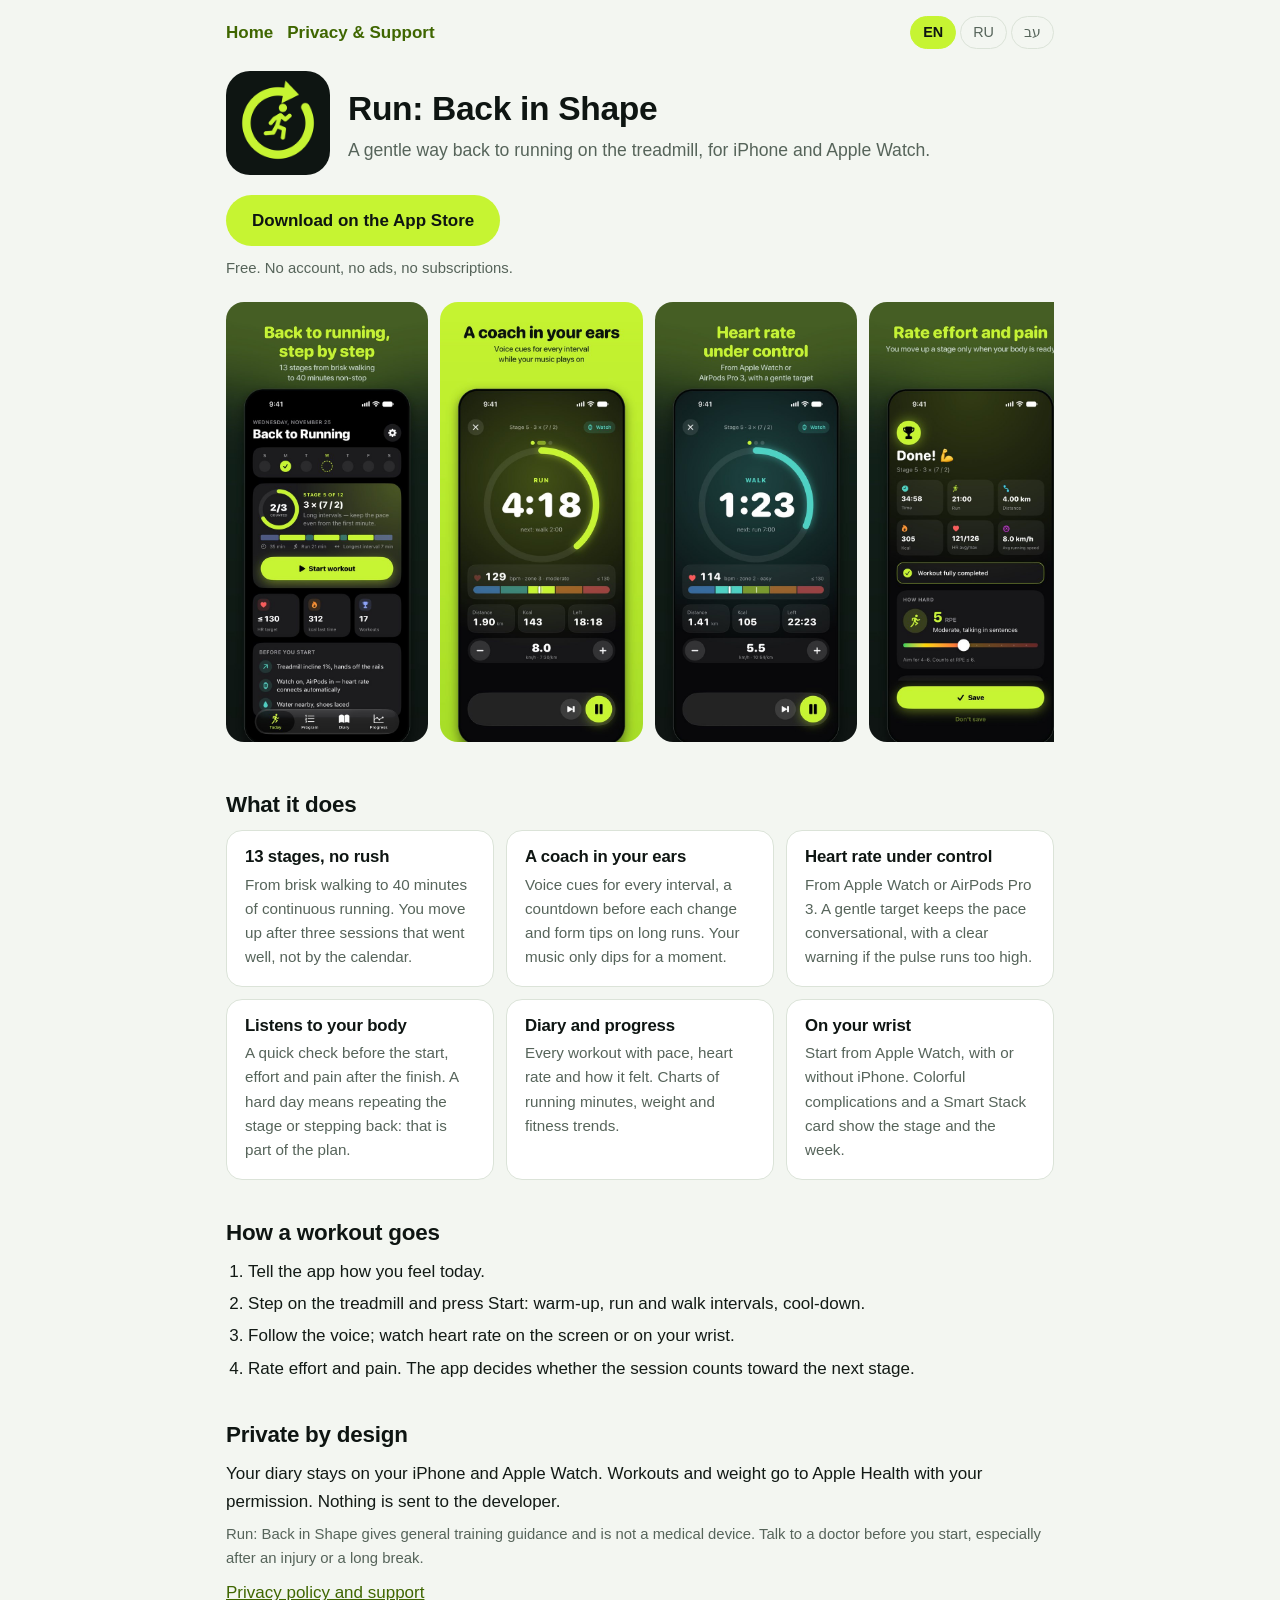
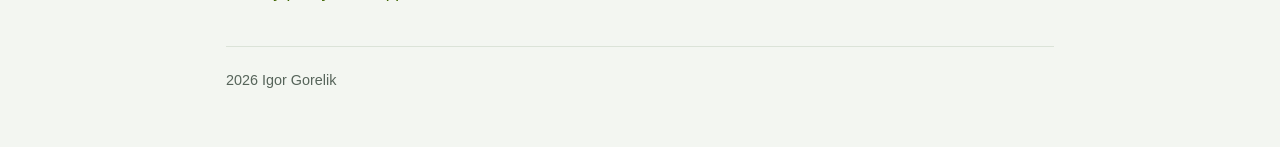
<file: index.html>
<!doctype html>
<html lang="en" dir="ltr">
<head>
<meta charset="utf-8">
<meta name="viewport" content="width=device-width, initial-scale=1">
<title>Run: Back in Shape</title>
<meta name="description" content="A gentle way back to running on the treadmill, for iPhone and Apple Watch.">
<link rel="icon" href="icon.png">
<link rel="stylesheet" href="site.css">
</head>
<body>
<main>
<div class="top">
<nav class="nav"><a href="./" data-en="Home" data-ru="Главная" data-he="ראשי">Home</a><a href="privacy.html" data-en="Privacy & Support" data-ru="Приватность и поддержка" data-he="פרטיות ותמיכה">Privacy & Support</a></nav>
<div class="langs" role="group" aria-label="Language">
<button type="button" data-lang="en">EN</button><button type="button" data-lang="ru" lang="ru">RU</button><button type="button" data-lang="he" lang="he">עב</button>
</div>
</div>
<section lang="en" dir="ltr" data-title="Run: Back in Shape">
<div class="hero"><img src="icon.png" alt=""><div><h1>Run: Back in Shape</h1><p class="tag">A gentle way back to running on the treadmill, for iPhone and Apple Watch.</p></div></div>
<p><a class="cta" href="https://apps.apple.com/app/id6836353382">Download on the App Store</a></p>
<p class="note">Free. No account, no ads, no subscriptions.</p>
<div class="shots"><img src="shots/en-01.jpg" alt="" loading="lazy"><img src="shots/en-02.jpg" alt="" loading="lazy"><img src="shots/en-03.jpg" alt="" loading="lazy"><img src="shots/en-05.jpg" alt="" loading="lazy"><img src="shots/en-07.jpg" alt="" loading="lazy"><img src="shots/en-08.jpg" alt="" loading="lazy"></div>
<h2>What it does</h2>
<div class="cards"><div class="card"><h3>13 stages, no rush</h3><p>From brisk walking to 40 minutes of continuous running. You move up after three sessions that went well, not by the calendar.</p></div><div class="card"><h3>A coach in your ears</h3><p>Voice cues for every interval, a countdown before each change and form tips on long runs. Your music only dips for a moment.</p></div><div class="card"><h3>Heart rate under control</h3><p>From Apple Watch or AirPods Pro 3. A gentle target keeps the pace conversational, with a clear warning if the pulse runs too high.</p></div><div class="card"><h3>Listens to your body</h3><p>A quick check before the start, effort and pain after the finish. A hard day means repeating the stage or stepping back: that is part of the plan.</p></div><div class="card"><h3>Diary and progress</h3><p>Every workout with pace, heart rate and how it felt. Charts of running minutes, weight and fitness trends.</p></div><div class="card"><h3>On your wrist</h3><p>Start from Apple Watch, with or without iPhone. Colorful complications and a Smart Stack card show the stage and the week.</p></div></div>
<h2>How a workout goes</h2>
<ol><li>Tell the app how you feel today.</li><li>Step on the treadmill and press Start: warm-up, run and walk intervals, cool-down.</li><li>Follow the voice; watch heart rate on the screen or on your wrist.</li><li>Rate effort and pain. The app decides whether the session counts toward the next stage.</li></ol>
<h2>Private by design</h2>
<p>Your diary stays on your iPhone and Apple Watch. Workouts and weight go to Apple Health with your permission. Nothing is sent to the developer.</p>
<p class="note">Run: Back in Shape gives general training guidance and is not a medical device. Talk to a doctor before you start, especially after an injury or a long break.</p>
<p><a href="privacy.html">Privacy policy and support</a></p>
</section>
<section lang="ru" dir="ltr" data-title="Run: Back in Shape — Снова в форме">
<div class="hero"><img src="icon.png" alt=""><div><h1>Run: Back in Shape</h1><p class="tag">Бережное возвращение к бегу на беговой дорожке для iPhone и Apple Watch.</p></div></div>
<p><a class="cta" href="https://apps.apple.com/app/id6836353382">Загрузить в App Store</a></p>
<p class="note">Бесплатно. Без аккаунта, рекламы и подписок.</p>
<div class="shots"><img src="shots/ru-01.jpg" alt="" loading="lazy"><img src="shots/ru-02.jpg" alt="" loading="lazy"><img src="shots/ru-03.jpg" alt="" loading="lazy"><img src="shots/ru-05.jpg" alt="" loading="lazy"><img src="shots/ru-07.jpg" alt="" loading="lazy"><img src="shots/ru-08.jpg" alt="" loading="lazy"></div>
<h2>Что умеет приложение</h2>
<div class="cards"><div class="card"><h3>13 этапов без спешки</h3><p>От быстрой ходьбы до 40 минут непрерывного бега. Следующий этап — после трёх удачных тренировок, а не по календарю.</p></div><div class="card"><h3>Тренер в наушниках</h3><p>Голос ведёт по интервалам, отсчитывает секунды до смены и подсказывает технику на длинных отрезках. Музыка только приглушается на мгновение.</p></div><div class="card"><h3>Пульс под контролем</h3><p>С Apple Watch или AirPods Pro 3. Мягкий ориентир держит разговорный темп, а при слишком высоком пульсе приложение ясно предупредит.</p></div><div class="card"><h3>Слушает ваше тело</h3><p>Короткий опрос перед стартом, нагрузка и боль после финиша. Тяжёлый день — повтор этапа или шаг назад: это часть плана.</p></div><div class="card"><h3>Дневник и прогресс</h3><p>Каждая тренировка с темпом, пульсом и ощущениями. Графики минут бега, веса и роста формы.</p></div><div class="card"><h3>На запястье</h3><p>Старт с Apple Watch — с iPhone или без него. Цветные усложнения и карточка смарт-стопки показывают этап и неделю.</p></div></div>
<h2>Как проходит тренировка</h2>
<ol><li>Отметьте, как вы себя чувствуете сегодня.</li><li>Встаньте на дорожку и нажмите «Старт»: разминка, интервалы бега и ходьбы, заминка.</li><li>Следуйте голосу; пульс виден на экране и на часах.</li><li>Оцените нагрузку и боль. Приложение решит, засчитать ли тренировку к следующему этапу.</li></ol>
<h2>Приватность</h2>
<p>Дневник хранится на вашем iPhone и Apple Watch. Тренировки и вес с вашего разрешения записываются в «Здоровье». Разработчику ничего не передаётся.</p>
<p class="note">Run: Back in Shape даёт общие рекомендации по тренировкам и не является медицинским изделием. Перед началом, особенно после травмы или долгого перерыва, посоветуйтесь с врачом.</p>
<p><a href="privacy.html">Политика приватности и поддержка</a></p>
</section>
<section lang="he" dir="rtl" data-title="Run: Back in Shape — חזרה לכושר">
<div class="hero"><img src="icon.png" alt=""><div><h1>Run: Back in Shape</h1><p class="tag">דרך עדינה לחזור לרוץ על הליכון, ל־iPhone ול־Apple Watch.</p></div></div>
<p><a class="cta" href="https://apps.apple.com/app/id6836353382">להורדה ב־App Store</a></p>
<p class="note">חינם. בלי חשבון, בלי פרסומות ובלי מינויים.</p>
<div class="shots"><img src="shots/he-01.jpg" alt="" loading="lazy"><img src="shots/he-02.jpg" alt="" loading="lazy"><img src="shots/he-03.jpg" alt="" loading="lazy"><img src="shots/he-05.jpg" alt="" loading="lazy"><img src="shots/he-07.jpg" alt="" loading="lazy"><img src="shots/he-08.jpg" alt="" loading="lazy"></div>
<h2>מה האפליקציה עושה</h2>
<div class="cards"><div class="card"><h3>13 שלבים, בלי למהר</h3><p>מהליכה מהירה ועד 40 דקות ריצה רצופה. עולים שלב אחרי שלושה אימונים מוצלחים, ולא לפי לוח השנה.</p></div><div class="card"><h3>מאמן באוזניות</h3><p>הנחיות קוליות לכל קטע, ספירה לאחור לפני כל מעבר וטיפים לטכניקה בריצות ארוכות. המוזיקה רק מונמכת לרגע.</p></div><div class="card"><h3>הדופק בשליטה</h3><p>מ־Apple Watch או מ־AirPods Pro 3. יעד עדין שומר על קצב שאפשר לדבר בו, עם אזהרה ברורה כשהדופק גבוה מדי.</p></div><div class="card"><h3>מקשיבה לגוף</h3><p>בדיקה קצרה לפני ההתחלה, מאמץ וכאב אחרי הסיום. יום קשה פירושו לחזור על השלב או לרדת שלב: זה חלק מהתוכנית.</p></div><div class="card"><h3>יומן והתקדמות</h3><p>כל אימון עם קצב, דופק והרגשה. גרפים של דקות ריצה, משקל ומגמות כושר.</p></div><div class="card"><h3>על פרק היד</h3><p>מתחילים מה־Apple Watch, עם ה־iPhone או בלעדיו. סיבוכים צבעוניים וכרטיס ב־Smart Stack מציגים את השלב ואת השבוע.</p></div></div>
<h2>איך נראה אימון</h2>
<ol><li>מסמנים איך מרגישים היום.</li><li>עולים על ההליכון ולוחצים על ״התחל״: חימום, קטעי ריצה והליכה, שחרור.</li><li>הולכים לפי הקול; הדופק מוצג על המסך ועל השעון.</li><li>מדרגים מאמץ וכאב. האפליקציה מחליטה אם האימון נספר לקראת השלב הבא.</li></ol>
<h2>פרטיות</h2>
<p>היומן נשמר ב־iPhone וב־Apple Watch שלכם. אימונים ומשקל נשמרים באפליקציית בריאות באישורכם. שום דבר לא נשלח למפתח.</p>
<p class="note">Run: Back in Shape נותנת הנחיות אימון כלליות ואינה מכשיר רפואי. יש להתייעץ עם רופא לפני שמתחילים, במיוחד אחרי פציעה או הפסקה ארוכה.</p>
<p><a href="privacy.html">מדיניות פרטיות ותמיכה</a></p>
</section>
<footer><p>2026 Igor Gorelik</p></footer>
</main>
<script src="site.js"></script>
</body>
</html>
</file>
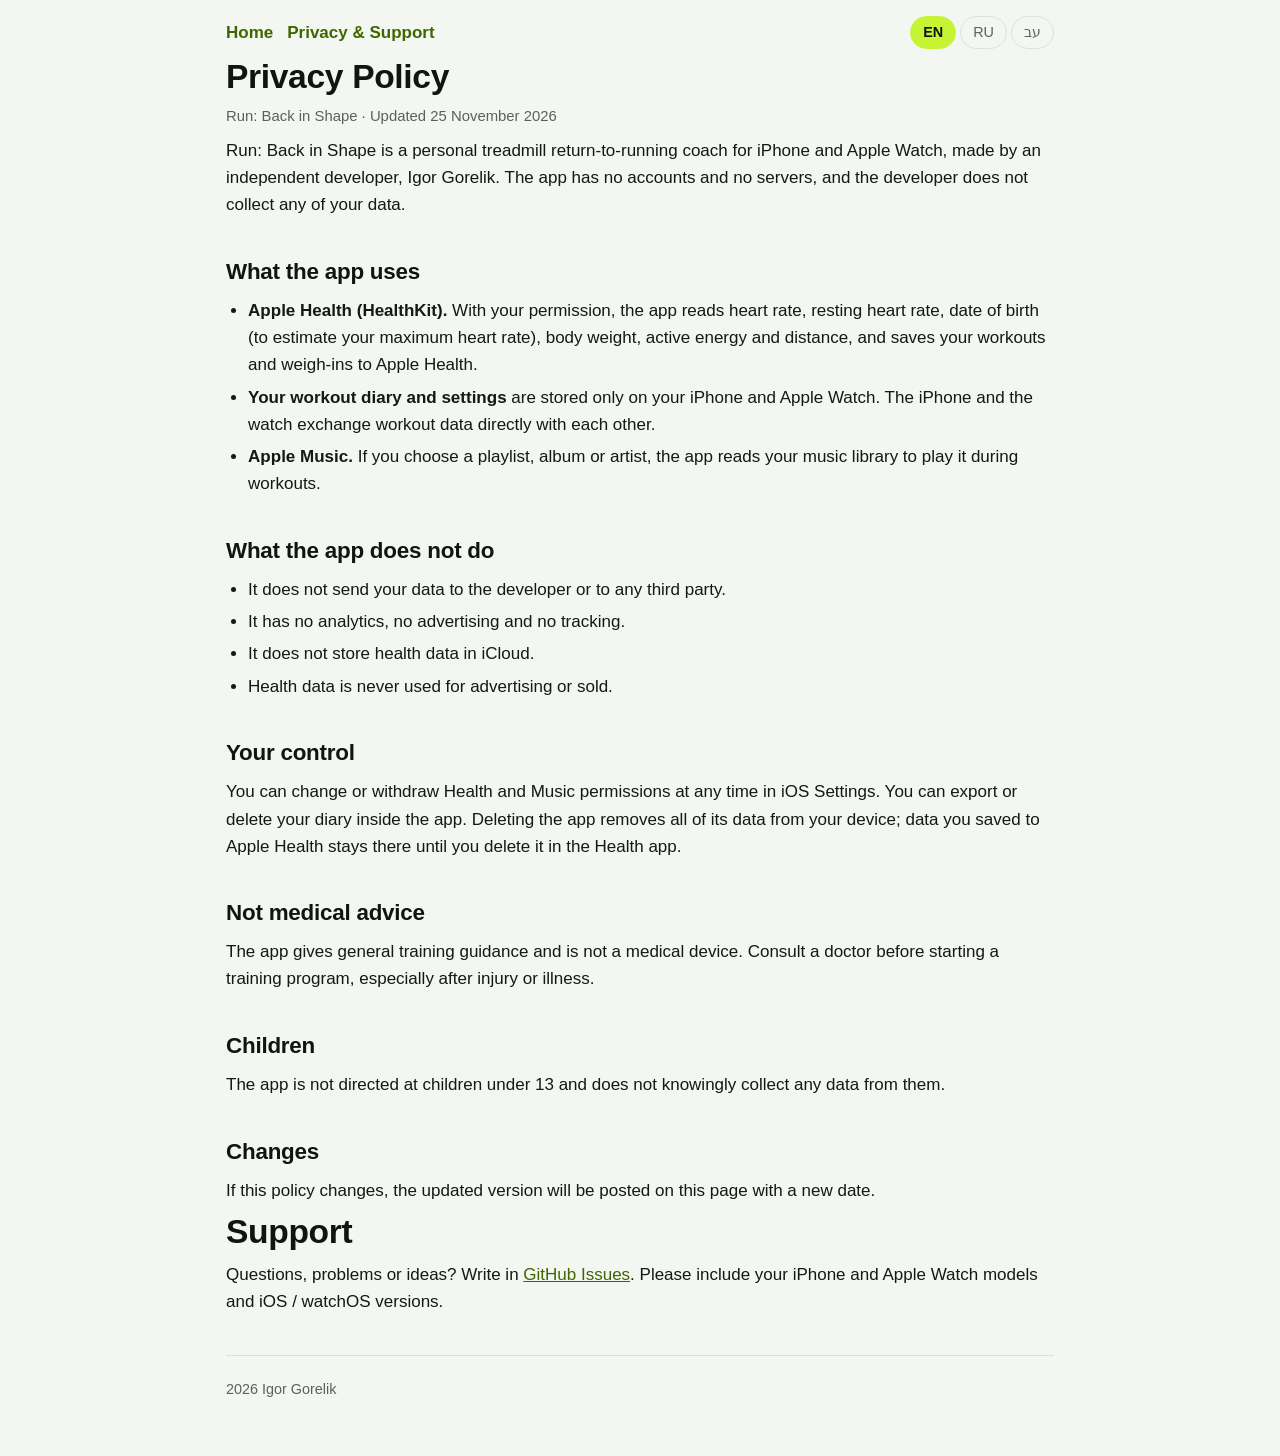
<file: privacy.html>
<!doctype html>
<html lang="en" dir="ltr">
<head>
<meta charset="utf-8">
<meta name="viewport" content="width=device-width, initial-scale=1">
<title>Privacy Policy &amp; Support</title>
<meta name="description" content="A gentle way back to running on the treadmill, for iPhone and Apple Watch.">
<link rel="icon" href="icon.png">
<link rel="stylesheet" href="site.css">
</head>
<body>
<main>
<div class="top">
<nav class="nav"><a href="./" data-en="Home" data-ru="Главная" data-he="ראשי">Home</a><a href="privacy.html" data-en="Privacy & Support" data-ru="Приватность и поддержка" data-he="פרטיות ותמיכה">Privacy & Support</a></nav>
<div class="langs" role="group" aria-label="Language">
<button type="button" data-lang="en">EN</button><button type="button" data-lang="ru" lang="ru">RU</button><button type="button" data-lang="he" lang="he">עב</button>
</div>
</div>
<section lang="en" dir="ltr" data-title="Privacy Policy &amp; Support">
<h1>Privacy Policy</h1>
<p class="note">Run: Back in Shape · Updated 25 November 2026</p>
<p>Run: Back in Shape is a personal treadmill return-to-running coach for iPhone and Apple Watch, made by an independent developer, Igor Gorelik. The app has no accounts and no servers, and the developer does not collect any of your data.</p>
<h2>What the app uses</h2>
<ul>
<li><strong>Apple Health (HealthKit).</strong> With your permission, the app reads heart rate, resting heart rate, date of birth (to estimate your maximum heart rate), body weight, active energy and distance, and saves your workouts and weigh-ins to Apple Health.</li>
<li><strong>Your workout diary and settings</strong> are stored only on your iPhone and Apple Watch. The iPhone and the watch exchange workout data directly with each other.</li>
<li><strong>Apple Music.</strong> If you choose a playlist, album or artist, the app reads your music library to play it during workouts.</li>
</ul>
<h2>What the app does not do</h2>
<ul>
<li>It does not send your data to the developer or to any third party.</li>
<li>It has no analytics, no advertising and no tracking.</li>
<li>It does not store health data in iCloud.</li>
<li>Health data is never used for advertising or sold.</li>
</ul>
<h2>Your control</h2>
<p>You can change or withdraw Health and Music permissions at any time in iOS Settings. You can export or delete your diary inside the app. Deleting the app removes all of its data from your device; data you saved to Apple Health stays there until you delete it in the Health app.</p>
<h2>Not medical advice</h2>
<p>The app gives general training guidance and is not a medical device. Consult a doctor before starting a training program, especially after injury or illness.</p>
<h2>Children</h2>
<p>The app is not directed at children under 13 and does not knowingly collect any data from them.</p>
<h2>Changes</h2>
<p>If this policy changes, the updated version will be posted on this page with a new date.</p>
<h1 id="support">Support</h1>
<p>Questions, problems or ideas? Write in <a href="https://github.com/IgorGorelik/runback-app/issues">GitHub Issues</a>. Please include your iPhone and Apple Watch models and iOS / watchOS versions.</p>
</section>
<section lang="ru" dir="ltr" data-title="Политика конфиденциальности и поддержка">
<h1>Политика конфиденциальности</h1>
<p class="note">Run: Back in Shape («Снова в форме») · Обновлено 25 ноября 2026</p>
<p>Run: Back in Shape («Снова в форме») — персональный тренер для возвращения к бегу на беговой дорожке для iPhone и Apple Watch. Его создал независимый разработчик Игорь Горелик. В приложении нет учётных записей и серверов, и разработчик не собирает никаких ваших данных.</p>
<h2>Что использует приложение</h2>
<ul>
<li><strong>Apple Здоровье (HealthKit).</strong> С вашего разрешения приложение читает пульс, пульс в покое, дату рождения (чтобы оценить максимальный пульс), вес, активные калории и дистанцию, а также сохраняет тренировки и взвешивания в «Здоровье».</li>
<li><strong>Дневник тренировок и настройки</strong> хранятся только на вашем iPhone и Apple Watch. Телефон и часы обмениваются данными о тренировках напрямую между собой.</li>
<li><strong>Apple Music.</strong> Если вы выберете плейлист, альбом или исполнителя, приложение обращается к вашей медиатеке, чтобы включать музыку во время тренировки.</li>
</ul>
<h2>Чего приложение не делает</h2>
<ul>
<li>Не передаёт ваши данные разработчику или третьим лицам.</li>
<li>Не содержит аналитики, рекламы и отслеживания.</li>
<li>Не хранит данные о здоровье в iCloud.</li>
<li>Данные о здоровье никогда не используются для рекламы и не продаются.</li>
</ul>
<h2>Ваш контроль</h2>
<p>Разрешения на «Здоровье» и музыку можно изменить или отозвать в любой момент в настройках iOS. Дневник можно экспортировать или удалить внутри приложения. При удалении приложения все его данные стираются с устройства; данные, сохранённые в «Здоровье», остаются там, пока вы не удалите их в приложении «Здоровье».</p>
<h2>Не медицинская рекомендация</h2>
<p>Приложение даёт общие рекомендации по тренировкам и не является медицинским изделием. Перед началом тренировок, особенно после травмы или болезни, проконсультируйтесь с врачом.</p>
<h2>Дети</h2>
<p>Приложение не предназначено для детей младше 13 лет и сознательно не собирает о них данные.</p>
<h2>Изменения</h2>
<p>Если политика изменится, новая версия будет опубликована на этой странице с новой датой.</p>
<h1 id="support">Поддержка</h1>
<p>Вопросы, проблемы или идеи — пишите в <a href="https://github.com/IgorGorelik/runback-app/issues">GitHub Issues</a>. Укажите, пожалуйста, модели iPhone и Apple Watch и версии iOS / watchOS.</p>
</section>
<section lang="he" dir="rtl" data-title="מדיניות פרטיות ותמיכה">
<h1>מדיניות פרטיות</h1>
<p class="note">Run: Back in Shape (״חזרה לכושר״) · עודכן ב־25 בנובמבר 2026</p>
<p>Run: Back in Shape (״חזרה לכושר״) הוא מאמן אישי לחזרה לריצה על הליכון ל־iPhone ול־Apple Watch, שפותח על ידי מפתח עצמאי, איגור גורליק. באפליקציה אין חשבונות משתמש ואין שרתים, והמפתח אינו אוסף שום מידע עליך.</p>
<h2>במה האפליקציה משתמשת</h2>
<ul>
<li><strong>Apple בריאות (HealthKit).</strong> באישורך, האפליקציה קוראת דופק, דופק במנוחה, תאריך לידה (להערכת הדופק המרבי), משקל, אנרגיה פעילה ומרחק, ושומרת את האימונים והשקילות שלך באפליקציית בריאות.</li>
<li><strong>יומן האימונים וההגדרות</strong> נשמרים רק ב־iPhone וב־Apple Watch שלך. הטלפון והשעון מעבירים נתוני אימון ישירות זה לזה.</li>
<li><strong>Apple Music.</strong> אם תבחר פלייליסט, אלבום או אמן, האפליקציה ניגשת לספריית המוזיקה שלך כדי לנגן במהלך האימון.</li>
</ul>
<h2>מה האפליקציה לא עושה</h2>
<ul>
<li>אינה שולחת את המידע שלך למפתח או לצד שלישי כלשהו.</li>
<li>אין בה אנליטיקה, פרסומות או מעקב.</li>
<li>אינה שומרת נתוני בריאות ב־iCloud.</li>
<li>נתוני בריאות לעולם אינם משמשים לפרסום ואינם נמכרים.</li>
</ul>
<h2>השליטה בידיים שלך</h2>
<p>ניתן לשנות או לבטל את ההרשאות לבריאות ולמוזיקה בכל עת בהגדרות iOS. ניתן לייצא או למחוק את היומן מתוך האפליקציה. מחיקת האפליקציה מוחקת את כל הנתונים שלה מהמכשיר; נתונים שנשמרו בבריאות נשארים שם עד שתמחק אותם באפליקציית בריאות.</p>
<h2>אינו ייעוץ רפואי</h2>
<p>האפליקציה נותנת הנחיות אימון כלליות ואינה מכשיר רפואי. יש להתייעץ עם רופא לפני תחילת תוכנית אימונים, במיוחד אחרי פציעה או מחלה.</p>
<h2>ילדים</h2>
<p>האפליקציה אינה מיועדת לילדים מתחת לגיל 13 ואינה אוספת עליהם מידע ביודעין.</p>
<h2>שינויים</h2>
<p>אם המדיניות תשתנה, הגרסה המעודכנת תפורסם בעמוד זה עם תאריך חדש.</p>
<h1 id="support">תמיכה</h1>
<p>שאלות, תקלות או רעיונות? כתבו ב־<a href="https://github.com/IgorGorelik/runback-app/issues">GitHub Issues</a>. נא לציין את דגמי ה־iPhone וה־Apple Watch ואת גרסאות iOS / watchOS.</p>
</section>
<footer><p>2026 Igor Gorelik</p></footer>
</main>
<script src="site.js"></script>
</body>
</html>
</file>
<file: site.css>
:root{--bg:#f3f6f1;--card:#fff;--ink:#121a15;--muted:#56645a;--accent:#3f6600;--line:#dbe3d8;--lime:#c6f432;--head:#0e1512}
@media (prefers-color-scheme:dark){:root{--bg:#0e1512;--card:#16201b;--ink:#e9f0ea;--muted:#9fb0a4;--accent:#c6f432;--line:#26332c;--head:#f2f7f1}}
*{box-sizing:border-box}
html{-webkit-text-size-adjust:100%}
body{margin:0;background:var(--bg);color:var(--ink);font:17px/1.6 -apple-system,BlinkMacSystemFont,"Segoe UI",Roboto,"Helvetica Neue",Arial,sans-serif}
main{max-width:860px;margin:0 auto;padding:16px 16px 48px}
h1,h2,h3{color:var(--head);line-height:1.2;letter-spacing:-.01em}
h1{font-size:2.1rem;font-weight:800;margin:.2em 0}
h2{font-size:1.4rem;font-weight:800;margin:1.8em 0 .5em}
h3{font-size:1.05rem;margin:0 0 .3em}
a{color:var(--accent)}
p,ul,ol{margin:.5em 0}
ul,ol{padding-inline-start:1.3em}
li{margin:.3em 0}
.top{display:flex;justify-content:space-between;align-items:center;gap:12px;flex-wrap:wrap;margin-bottom:8px}
.nav a{margin-inline-end:14px;text-decoration:none;font-weight:600}
.langs button{font:inherit;font-size:.9rem;background:none;color:var(--muted);border:1px solid var(--line);border-radius:999px;padding:4px 12px;margin-inline-start:4px;cursor:pointer}
.langs button[aria-pressed=true]{background:var(--lime);color:#0e1512;border-color:var(--lime);font-weight:700}
.hero{display:flex;gap:18px;align-items:center;margin:22px 0 10px}
.hero img{width:104px;height:104px;border-radius:24px;flex:none}
.tag{color:var(--muted);margin:0;font-size:1.1rem}
.cta{display:inline-block;background:var(--lime);color:#0e1512;font-weight:800;text-decoration:none;border-radius:999px;padding:12px 26px;margin:10px 0 2px}
.shots{display:flex;gap:12px;overflow-x:auto;padding:14px 0 10px;scroll-snap-type:x mandatory}
.shots img{height:440px;width:auto;border-radius:18px;flex:none;scroll-snap-align:start}
.cards{display:grid;grid-template-columns:repeat(auto-fit,minmax(240px,1fr));gap:12px}
.card{background:var(--card);border:1px solid var(--line);border-radius:16px;padding:16px 18px}
.card p{margin:0;color:var(--muted);font-size:.95rem}
.note{color:var(--muted);font-size:.93rem}
@media (max-width:520px){h1{font-size:1.6rem}.hero img{width:76px;height:76px;border-radius:18px}.shots img{height:360px}}
footer{margin-top:40px;padding-top:14px;border-top:1px solid var(--line);color:var(--muted);font-size:.9rem}
section[lang]{display:none}
section[lang].on{display:block}
</file>
